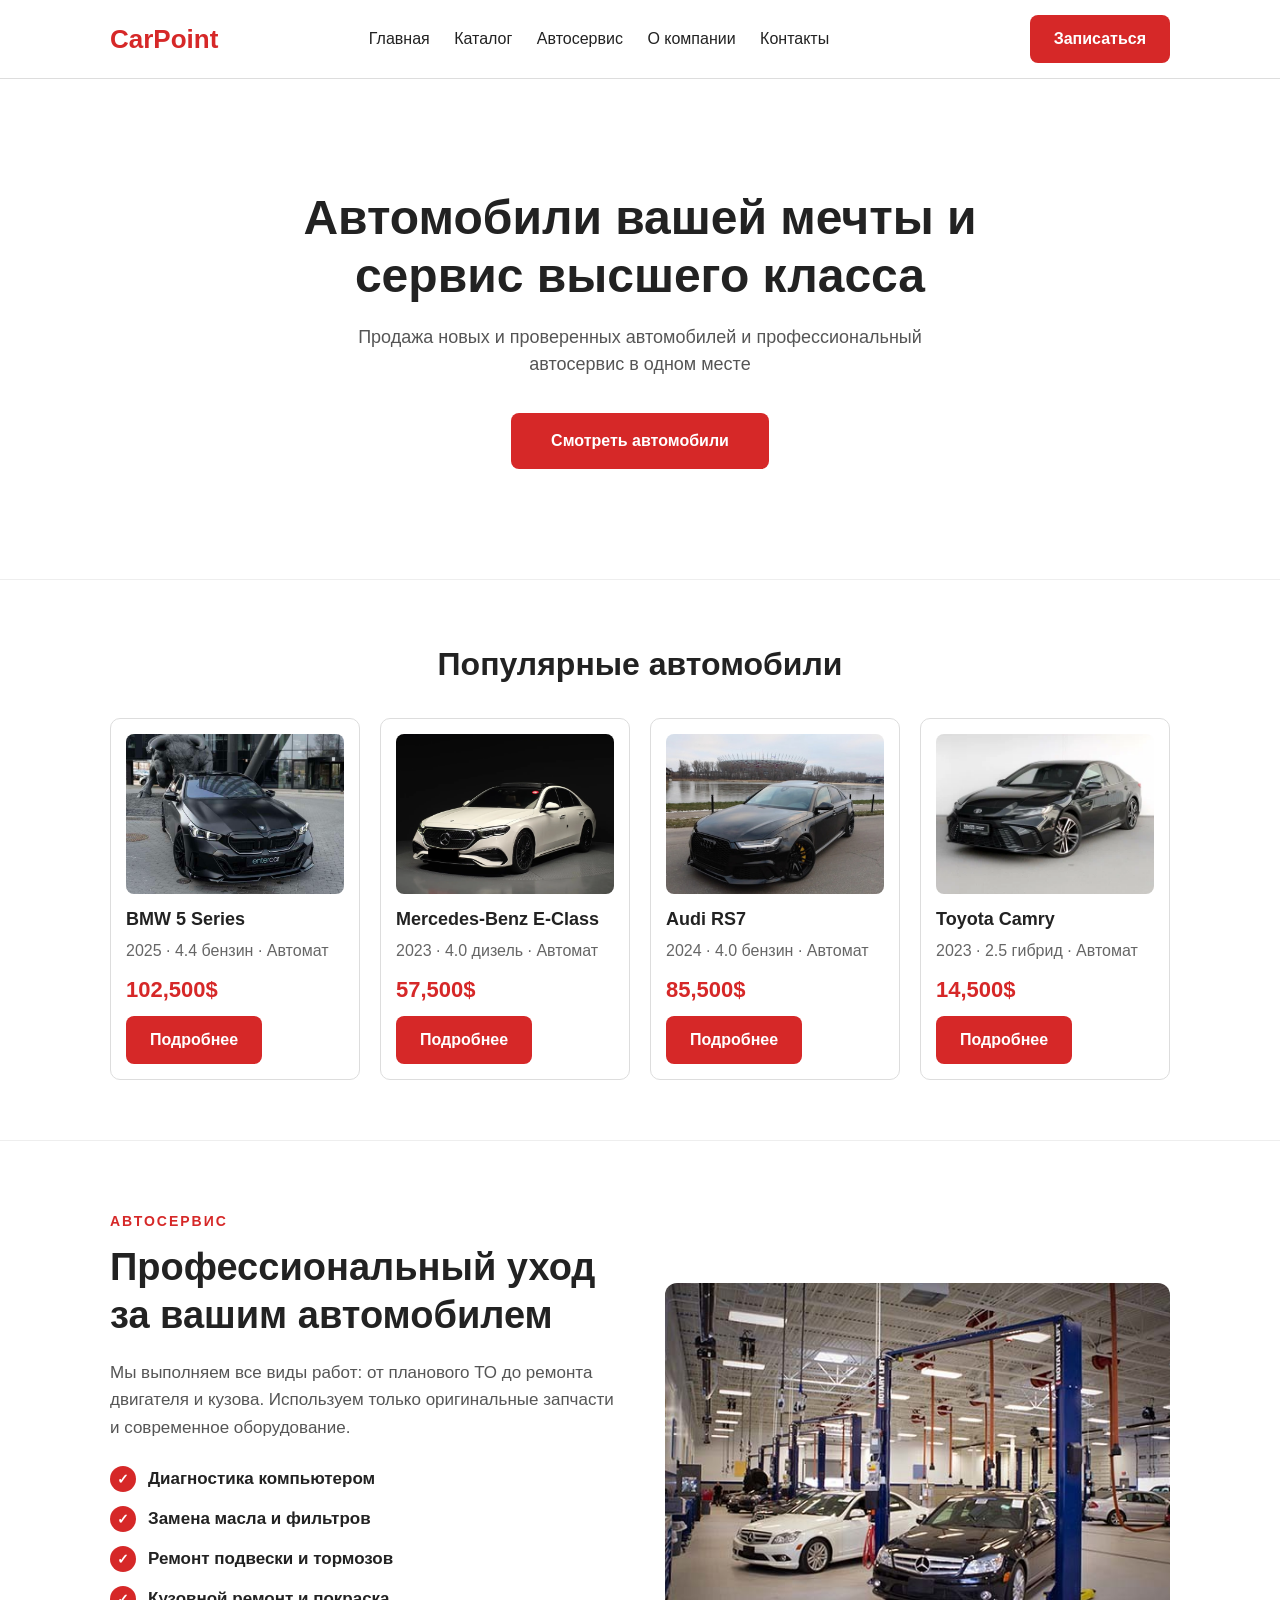
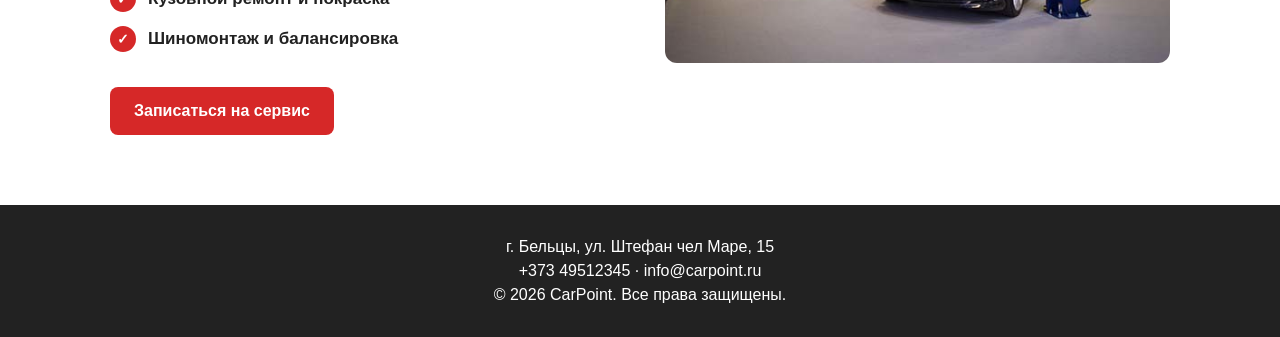
<file: index.html>
<!DOCTYPE html>
<html lang="ru">
<head>
  <meta charset="UTF-8">
  <title>CarPoint — Автосалон и сервис</title>
  <link rel="stylesheet" href="css/style.css">
</head>
<body>

  <!-- ШАПКА -->
  <header class="header">
    <div class="container header-inner">
      <div class="logo">CarPoint</div>

      <nav class="menu">
        <a href="index.html">Главная</a>
        <a href="catalog.html">Каталог</a>
        <a href="services.html">Автосервис</a>
        <a href="about.html">О компании</a>
        <a href="contacts.html">Контакты</a>
      </nav>

      <a href="#" class="button">Записаться</a>
    </div>
  </header>

  <!-- БАННЕР -->
  <section class="hero">
    <div class="container">
      <h1>Автомобили вашей мечты и сервис высшего класса</h1>
      <p>Продажа новых и проверенных автомобилей и профессиональный автосервис в одном месте</p>
      <a href="#" class="button">Смотреть автомобили</a>
    </div>
  </section>

  <!-- АВТОМОБИЛИ -->
  <section class="cars">
    <div class="container">
      <h2>Популярные автомобили</h2>

      <div class="cars-list">

        <div class="car">
          <img src="img/bmw.webp" alt="BMW">
          <h3>BMW 5 Series</h3>
          <p>2025 · 4.4 бензин · Автомат</p>
          <p class="price">102,500$</p>
          <a href="#" class="button">Подробнее</a>
        </div>

        <div class="car">
          <img src="img/2.img.png" alt="Mercedes">
          <h3>Mercedes-Benz E-Class</h3>
          <p>2023 · 4.0 дизель · Автомат</p>
          <p class="price">57,500$</p>
          <a href="#" class="button">Подробнее</a>
        </div>

        <div class="car">
          <img src="img/audi.jpg" alt="Audi">
          <h3>Audi RS7</h3>
          <p>2024 · 4.0 бензин · Автомат</p>
          <p class="price">85,500$</p>
          <a href="#" class="button">Подробнее</a>
        </div>

        <div class="car">
          <img src="img/toyota.webp" alt="Toyota">
          <h3>Toyota Camry</h3>
          <p>2023 · 2.5 гибрид · Автомат</p>
          <p class="price">14,500$</p>
          <a href="#" class="button">Подробнее</a>
        </div>

      </div>
    </div>
  </section>

  <!-- СЕРВИС -->
  <section class="service">
    <div class="container service-inner">

      <!-- Левая часть: текст -->
      <div class="service-text">
        <p class="label">АВТОСЕРВИС</p>
        <h2>Профессиональный уход за вашим автомобилем</h2>
        <p class="service-desc">Мы выполняем все виды работ: от планового ТО до ремонта двигателя и кузова. Используем только оригинальные запчасти и современное оборудование.</p>
        <ul>
          <li>Диагностика компьютером</li>
          <li>Замена масла и фильтров</li>
          <li>Ремонт подвески и тормозов</li>
          <li>Кузовной ремонт и покраска</li>
          <li>Шиномонтаж и балансировка</li>
        </ul>
        <a href="#" class="button">Записаться на сервис</a>
      </div>

      <!-- Правая часть: фото (замените img/service.jpg на своё) -->
      <div class="service-photo">
        <img src="img/service.jpg" alt="Автосервис">
      </div>

    </div>
  </section>

  <!-- ПОДВАЛ -->
  <footer class="footer">
    <p>г. Бельцы, ул. Штефан чел Маре, 15</p>
    <p>+373 49512345 · info@carpoint.ru</p>
    <p>© 2026 CarPoint. Все права защищены.</p>
  </footer>

</body>
</html>
</file>
<file: css/style.css>
/* ===== Общие настройки ===== */
* {
  margin: 0;
  padding: 0;
  box-sizing: border-box;
}

body {
  font-family: Arial, sans-serif;
  color: #222;
  line-height: 1.5;
}

a {
  text-decoration: none;
  color: #222;
}

img {
  width: 100%;
  display: block;
}

/* Контейнер: ограничивает ширину и ставит по центру */
.container {
  width: 1100px;
  max-width: 100%;
  margin: 0 auto;
  padding: 0 20px;
}

h2 {
  text-align: center;
  font-size: 32px;
  margin-bottom: 30px;
}

/* ===== Кнопка ===== */
.button {
  display: inline-block;
  background: #d62828;
  color: white;
  padding: 12px 24px;
  border-radius: 8px;
  font-weight: bold;
}

/* ===== Шапка ===== */
.header {
  padding: 15px 0;
  border-bottom: 1px solid #ddd;
}

.header-inner {
  display: flex;                  /* элементы в ряд */
  align-items: center;            /* по центру по вертикали */
  justify-content: space-between; /* равномерно по ширине */
}

.logo {
  font-size: 26px;
  font-weight: bold;
  color: #d62828;
}

.menu a {
  margin-right: 20px;
}

.menu {
  margin-right: 30px;   /* отступ между меню и кнопкой "Записаться" */
}

/* ===== Баннер ===== */
.hero {
  background: white;               /* белый фон */
  padding: 110px 0;
  text-align: center;              /* весь текст по центру */
  border-bottom: 1px solid #eee;   /* тонкая линия снизу */
}

.hero h1 {
  font-size: 48px;
  line-height: 1.2;
  max-width: 800px;                /* ограничиваем ширину заголовка */
  margin: 0 auto 20px;             /* auto по бокам = по центру */
}

.hero p {
  font-size: 18px;
  color: #555;
  max-width: 600px;
  margin: 0 auto 35px;
}

.hero .button {
  padding: 16px 40px;              /* кнопка побольше */
  font-size: 16px;
}

/* ===== Автомобили ===== */
.cars {
  padding: 60px 0;
}

.cars-list {
  display: flex;
  gap: 20px;
}

.car {
  width: 25%;               /* 4 карточки = 100% */
  border: 1px solid #ddd;
  padding: 15px;
  border-radius: 10px;
}

.car img {
  height: 160px;
  object-fit: cover;        /* картинка не растягивается */
  border-radius: 8px;
  margin-bottom: 10px;
}

.car p {
  color: #666;
  margin-bottom: 10px;
}

.price {
  color: #d62828;
  font-size: 20px;
  font-weight: bold;
}

/* ===== Сервис ===== */
.service {
  padding: 70px 0;
  background: white;               /* белый фон */
  border-top: 1px solid #eee;
}

.service-inner {
  display: flex;                   /* текст и фото в ряд */
  align-items: center;             /* по центру по вертикали */
  gap: 50px;                       /* расстояние между текстом и фото */
}

.service-text {
  width: 50%;                      /* левая половина */
}

/* Маленькая красная надпись над заголовком */
.label {
  color: #d62828;
  font-size: 14px;
  font-weight: bold;
  letter-spacing: 2px;             /* расстояние между буквами */
  margin-bottom: 12px;
}

.service-text h2 {
  text-align: left;
  font-size: 38px;
  line-height: 1.25;
  margin-bottom: 20px;
}

.service-desc {
  font-size: 17px;
  color: #555;
  line-height: 1.6;
  margin-bottom: 25px;
}

.service-text ul {
  list-style: none;
  margin-bottom: 35px;
}

/* Каждый пункт списка */
.service-text li {
  font-size: 17px;
  font-weight: bold;
  margin-bottom: 14px;
}

/* Красная галочка перед пунктом (рисуется через CSS) */
.service-text li::before {
  content: "✓";
  display: inline-block;
  width: 26px;
  height: 26px;
  line-height: 26px;
  text-align: center;
  background: #d62828;
  color: white;
  border-radius: 50%;              /* круг */
  font-size: 14px;
  margin-right: 12px;
}

.service-photo {
  width: 50%;                      /* правая половина */
}

.service-photo img {
  height: 380px;
  object-fit: cover;               /* фото не растягивается */
  border-radius: 12px;
}

/* ===== Подвал ===== */
.footer {
  background: #222;
  color: white;
  text-align: center;
  padding: 30px 0;
}
 
/* дизайн каталога */
/* ===== Общие настройки ===== */
* {
  margin: 0;
  padding: 0;
  box-sizing: border-box;
}

body {
  font-family: Arial, sans-serif;
  color: #222;
  line-height: 1.5;
}

a {
  text-decoration: none;
  color: #222;
}

img {
  width: 100%;
  display: block;
}

/* Контейнер: ограничивает ширину и ставит по центру */
.container {
  width: 1100px;
  max-width: 100%;
  margin: 0 auto;
  padding: 0 20px;
}

h2 {
  text-align: center;
  font-size: 32px;
  margin-bottom: 30px;
}

/* ===== Кнопка ===== */
.button {
  display: inline-block;
  background: #d62828;
  color: white;
  padding: 12px 24px;
  border-radius: 8px;
  font-weight: bold;
}

/* ===== Шапка ===== */
.header {
  padding: 15px 0;
  border-bottom: 1px solid #ddd;
}

.header-inner {
  display: flex;                  /* элементы в ряд */
  align-items: center;            /* по центру по вертикали */
  justify-content: space-between; /* равномерно по ширине */
}

.logo {
  font-size: 26px;
  font-weight: bold;
  color: #d62828;
}

.menu a {
  margin-right: 20px;
}

.menu {
  margin-right: 30px;   /* отступ между меню и кнопкой "Записаться" */
}

/* ===== Баннер ===== */
.hero {
  background: white;               /* белый фон */
  padding: 110px 0;
  text-align: center;              /* весь текст по центру */
  border-bottom: 1px solid #eee;   /* тонкая линия снизу */
}

.hero h1 {
  font-size: 48px;
  line-height: 1.2;
  max-width: 800px;                /* ограничиваем ширину заголовка */
  margin: 0 auto 20px;             /* auto по бокам = по центру */
}

.hero p {
  font-size: 18px;
  color: #555;
  max-width: 600px;
  margin: 0 auto 35px;
}

.hero .button {
  padding: 16px 40px;              /* кнопка побольше */
  font-size: 16px;
}

/* ===== Автомобили ===== */
.cars {
  padding: 60px 0;
}

.cars-list {
  display: flex;
  gap: 20px;
}

.car {
  width: 25%;               /* 4 карточки = 100% */
  border: 1px solid #ddd;
  padding: 15px;
  border-radius: 10px;
}

.car img {
  height: 160px;
  object-fit: cover;        /* картинка не растягивается */
  border-radius: 8px;
  margin-bottom: 10px;
}

.car p {
  color: #666;
  margin-bottom: 10px;
}

.car .price {
  color: #d62828;      /* красный цвет цены */
  font-size: 22px;
  font-weight: bold;
}

/* ===== Сервис ===== */
.service {
  padding: 70px 0;
  background: white;               /* белый фон */
  border-top: 1px solid #eee;
}

.service-inner {
  display: flex;                   /* текст и фото в ряд */
  align-items: center;             /* по центру по вертикали */
  gap: 50px;                       /* расстояние между текстом и фото */
}

.service-text {
  width: 50%;                      /* левая половина */
}

/* Маленькая красная надпись над заголовком */
.label {
  color: #d62828;
  font-size: 14px;
  font-weight: bold;
  letter-spacing: 2px;             /* расстояние между буквами */
  margin-bottom: 12px;
}

.service-text h2 {
  text-align: left;
  font-size: 38px;
  line-height: 1.25;
  margin-bottom: 20px;
}

.service-desc {
  font-size: 17px;
  color: #555;
  line-height: 1.6;
  margin-bottom: 25px;
}

.service-text ul {
  list-style: none;
  margin-bottom: 35px;
}

/* Каждый пункт списка */
.service-text li {
  font-size: 17px;
  font-weight: bold;
  margin-bottom: 14px;
}

/* Красная галочка перед пунктом (рисуется через CSS) */
.service-text li::before {
  content: "✓";
  display: inline-block;
  width: 26px;
  height: 26px;
  line-height: 26px;
  text-align: center;
  background: #d62828;
  color: white;
  border-radius: 50%;              /* круг */
  font-size: 14px;
  margin-right: 12px;
}

.service-photo {
  width: 50%;                      /* правая половина */
}

.service-photo img {
  height: 380px;
  object-fit: cover;               /* фото не растягивается */
  border-radius: 12px;
}

/* ===== Каталог ===== */
.page-banner {
  background: white;
  padding: 70px 0;
  text-align: center;
  border-bottom: 1px solid #eee;
}

.page-banner h1 {
  font-size: 44px;
  margin-bottom: 15px;
}

.page-banner p {
  color: #555;
  font-size: 18px;
}

.page-banner .label {
  color: #d62828;       /* красная надпись сверху */
  font-size: 14px;
  font-weight: bold;
  letter-spacing: 2px;
  margin-bottom: 12px;
}

/* ===== Подвал ===== */
.footer {
  background: #222;
  color: white;
  text-align: center;
  padding: 30px 0;
}
/*  Каталог — 8 карточек  */
.cars-list {
  display: flex;
  flex-wrap: wrap;     /* разрешаем перенос */
  gap: 20px;
}

.car {
  width: calc(25% - 15px);  /* 4 карточки в ряд */
  border: 1px solid #ddd;
  padding: 15px;
  border-radius: 10px;
  background: #fff;
  transition: 0.3s;
}

.car:hover {
  box-shadow: 0 8px 20px rgba(0,0,0,0.1);
}

.car h3 {
  font-size: 18px;
  margin-bottom: 6px;
}

.car img {
  height: 160px;
  object-fit: cover;
  border-radius: 8px;
  margin-bottom: 12px;
}

/* На планшетах и телефонах */
@media (max-width: 900px) {
  .car {
    width: calc(50% - 10px);
  }
}

@media (max-width: 600px) {
  .car {
    width: 100%;
  }
}
</file>
